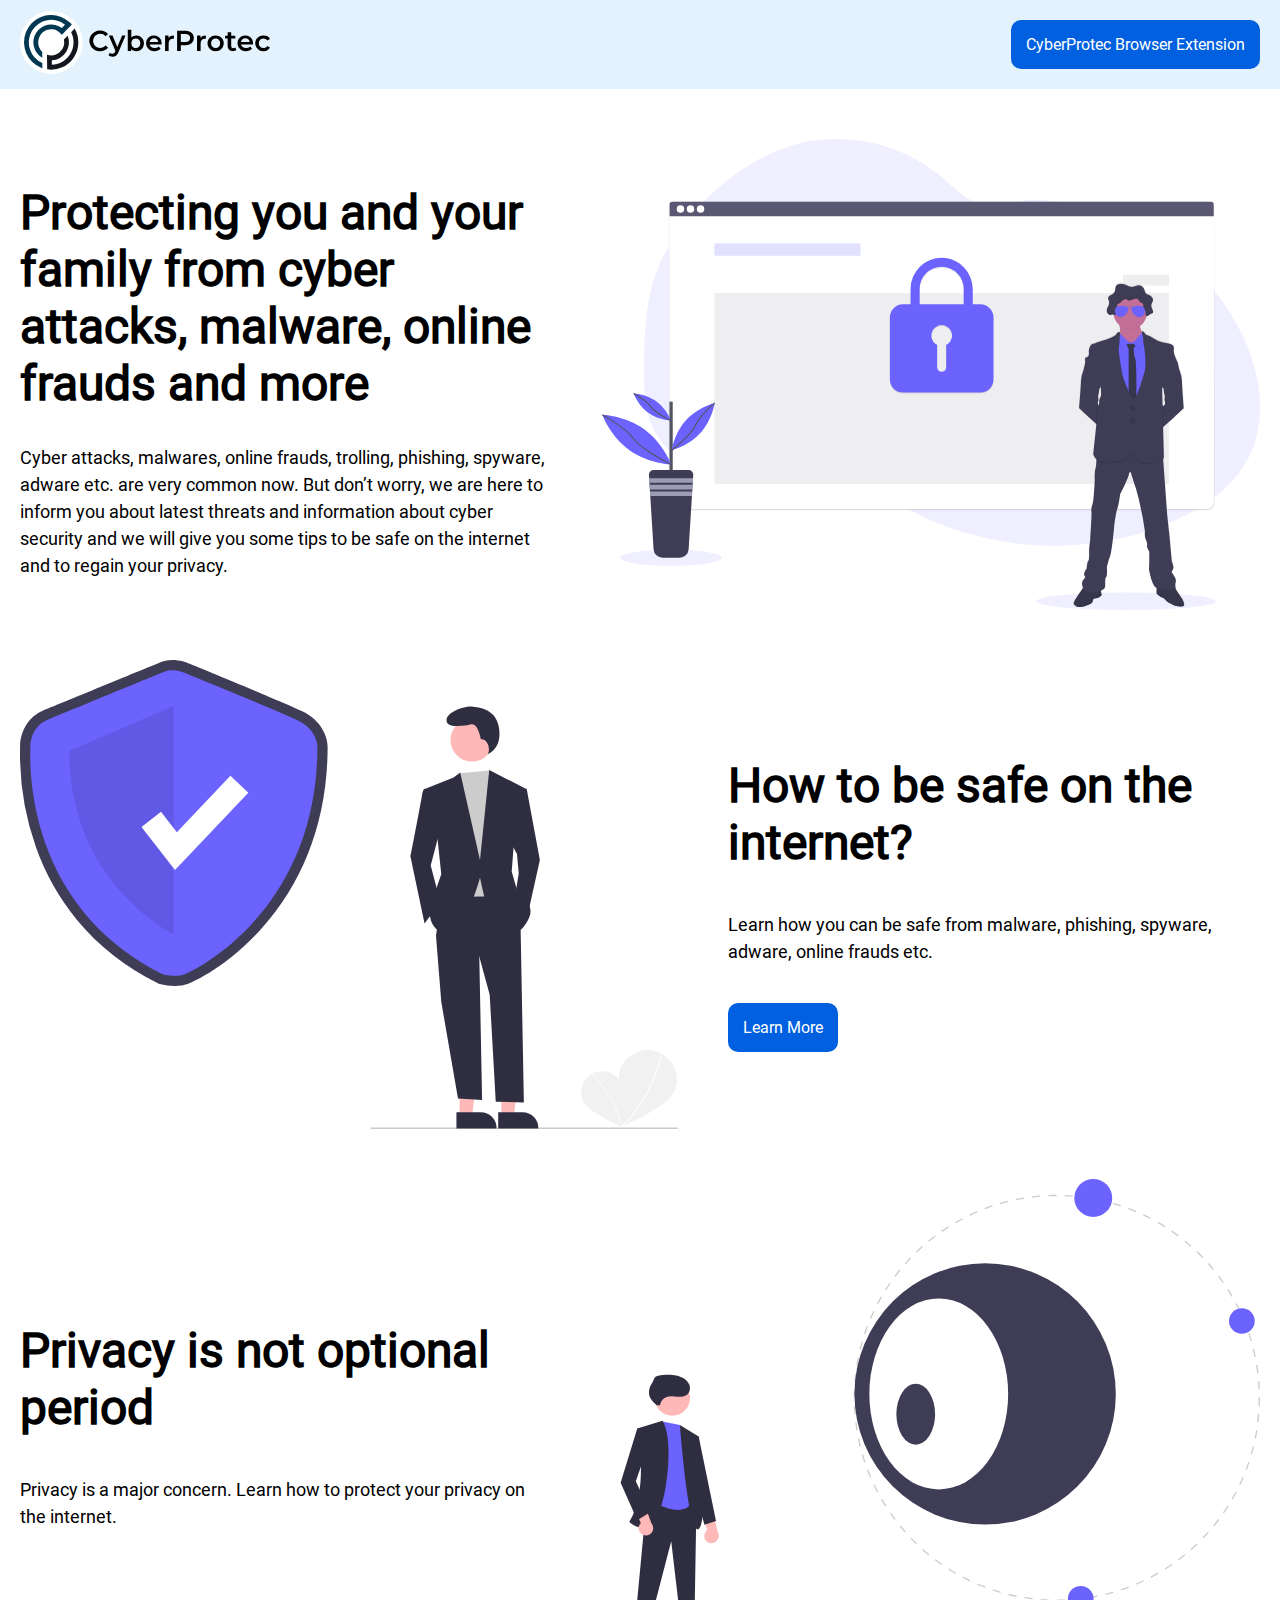
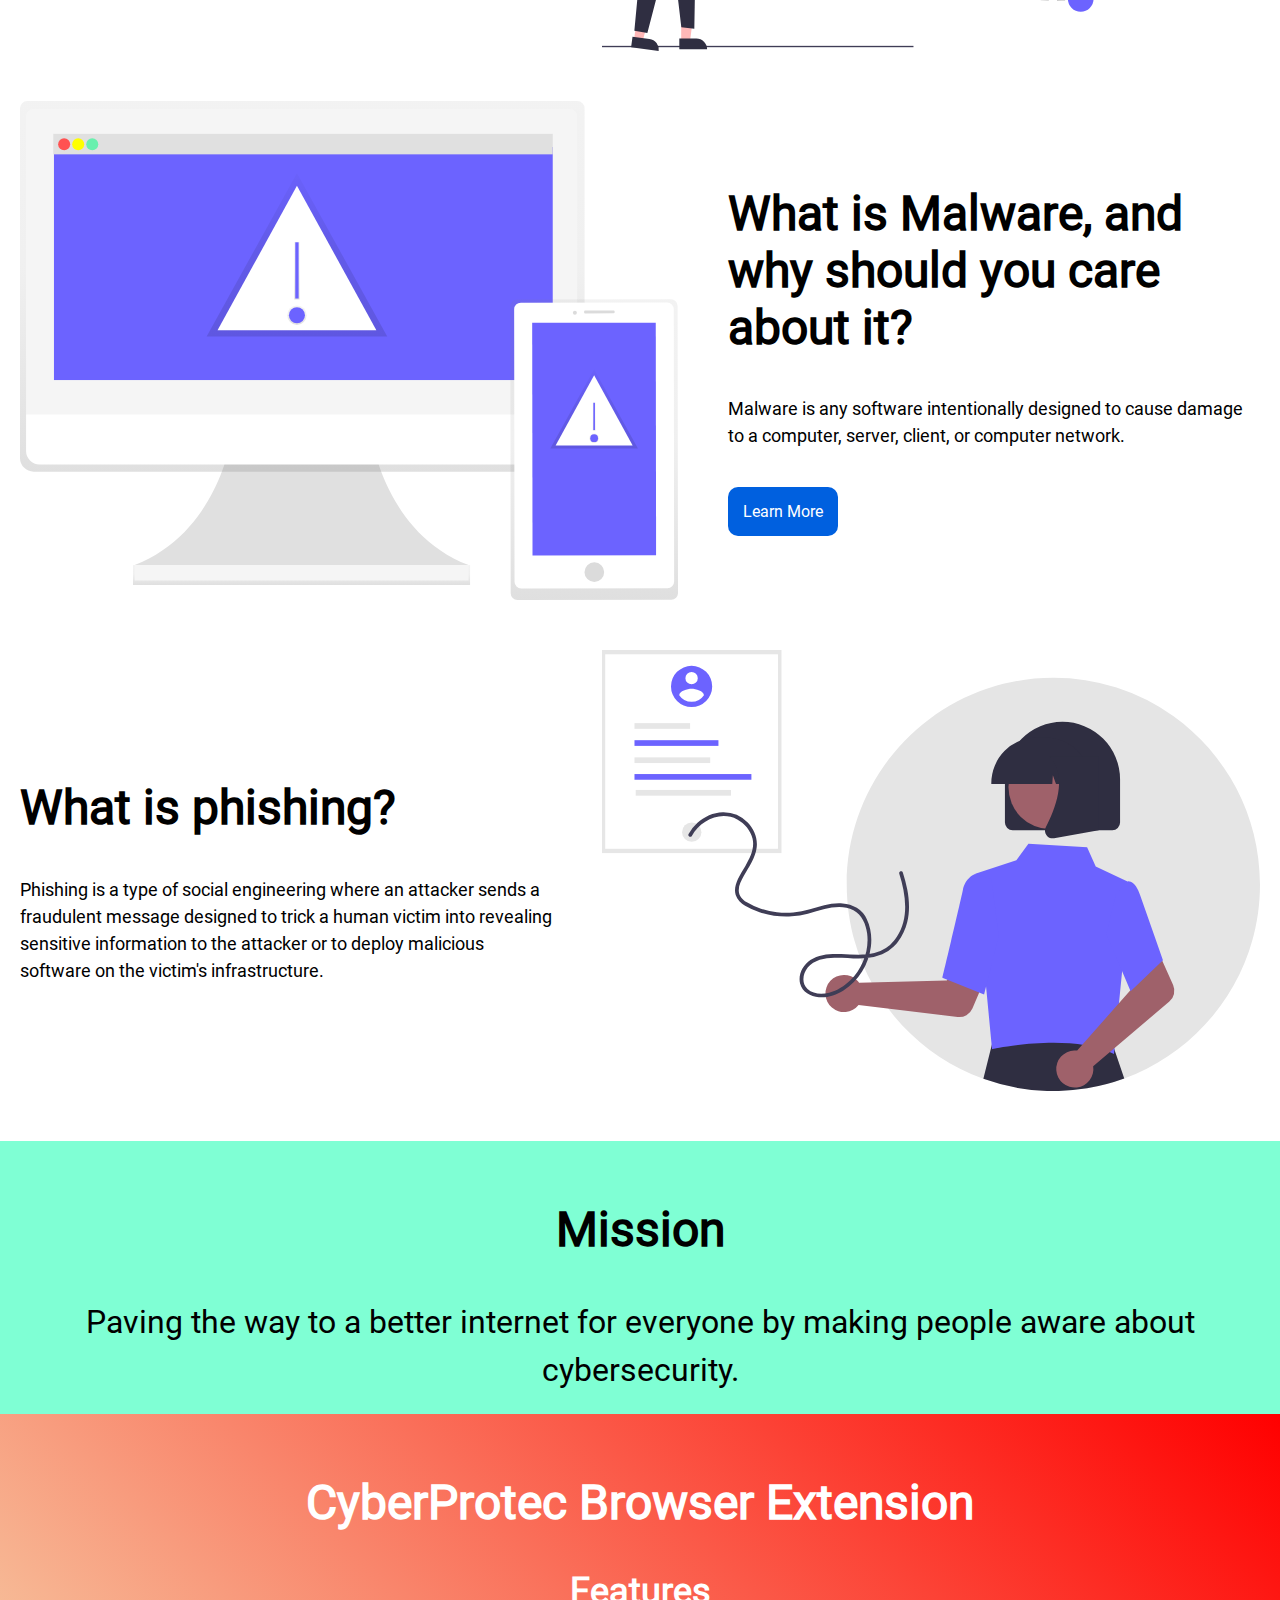
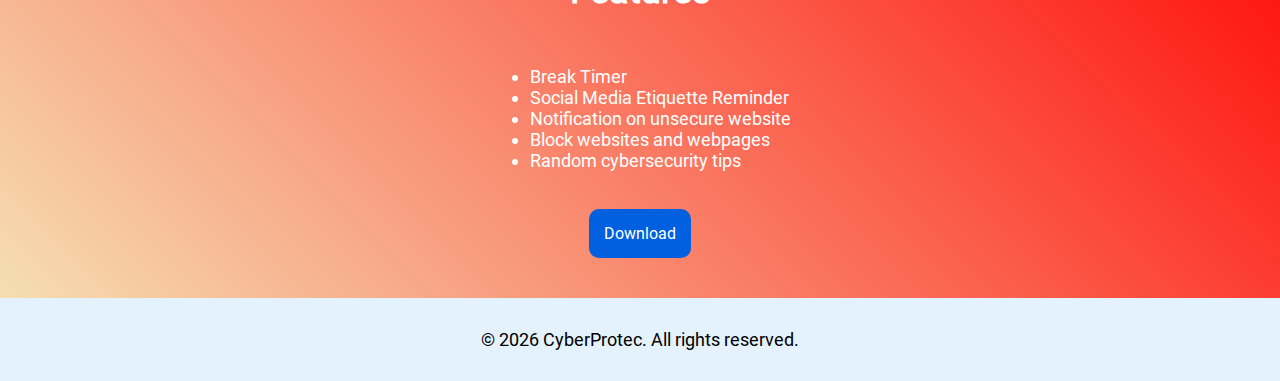
<file: index.html>
<!DOCTYPE html>
<html lang="en">
<head>
    <meta charset="UTF-8">
    <meta name="viewport" content="width=device-width, initial-scale=1.0">
    <title>CyberProtec</title>
    <link rel="stylesheet" href="style.css">
    <link rel="icon" href="images/logo.png">
</head>
<body>
<header class="header">
    <a href="/">
        <img src="images/logo-text.svg" alt="CyberProtec logo" class="logo">
    </a>
    <nav>
        <ul class="links">
            <li><a href="#extension" class="learn-more" style="margin: 0;">CyberProtec Browser Extension</a></li>
        </ul>
    </nav>
</header>
<main>
    <div class="card">
        <div>
            <h1 class="heading">Protecting you and your family from cyber attacks, malware, online frauds and more</h1>
            <p>Cyber attacks, malwares, online frauds, trolling, phishing, spyware, adware etc. are very common now. But don’t worry, we are here to inform you about latest threats and information about cyber security and we will give you some tips to be safe on the internet and to regain your privacy.</p>
        </div>
        <img src="./images/security.svg" alt="security illustration" class="illustration">
    </div>
    <div class="card card2">
        <div>
            <h2 class="heading">How to be safe on the internet?</h2>
            <p>Learn how you can be safe from malware, phishing, spyware, adware, online frauds etc.</p>
            <a href="blog/how-to-be-safe-on-the-internet.html" class="learn-more">Learn More</a>
        </div>
        <img src="./images/secure.svg" alt="secure illustration" class="illustration illustration2">
    </div>
    <div class="card">
        <div>
            <h2 class="heading">Privacy is not optional period</h2>
            <p>Privacy is a major concern. Learn how to protect your privacy on the internet.</p>
        </div>
        <img src="./images/privacy.svg" alt="privacy illustration" class="illustration">
    </div>
    <div class="card card2">
        <div>
            <h2 class="heading">What is Malware, and why should you care about it?</h2>
            <p>Malware is any software intentionally designed to cause damage to a computer, server, client, or computer network.</p>
            <a href="blog/what-is-malware-and-why-should-you-care-about-it.html" class="learn-more">Learn More</a>
        </div>
        <img src="./images/malware.svg" alt="malware illustration" class="illustration illustration2">
    </div>
    <div class="card">
        <div>
            <h2 class="heading">What is phishing?</h2>
            <p>Phishing is a type of social engineering where an attacker sends a fraudulent message designed to trick a human victim into revealing sensitive information to the attacker or to deploy malicious software on the victim's infrastructure.</p>
        </div>
        <img src="./images/phishing.svg" alt="phishing illustration" class="illustration">
    </div>
    <div class="more mission">
        <h2 class="heading">Mission</h2>
        <p class="mission-para">Paving the way to a better internet for everyone by making people aware about cybersecurity.</p>
    </div>
    <section class="more extension" id="extension">
        <h2 class="heading">CyberProtec Browser Extension</h2>
        <h3 class="h3">Features</h3>
        <ul>
            <li>Break Timer</li>
            <li>Social Media Etiquette Reminder</li>
            <li>Notification on unsecure website</li>
            <li>Block websites and webpages</li>
            <li>Random cybersecurity tips</li>
        </ul>
        <a href="https://github.com/tabirsohail/cyber-protec-extension" class="learn-more">Download</a>
    </section>
</main>
<footer class="footer">
    <p class="center">© <span id="year"></span> CyberProtec. All rights reserved.</p>
</footer>
<script src="script.js"></script>
</body>
</html>
</file>
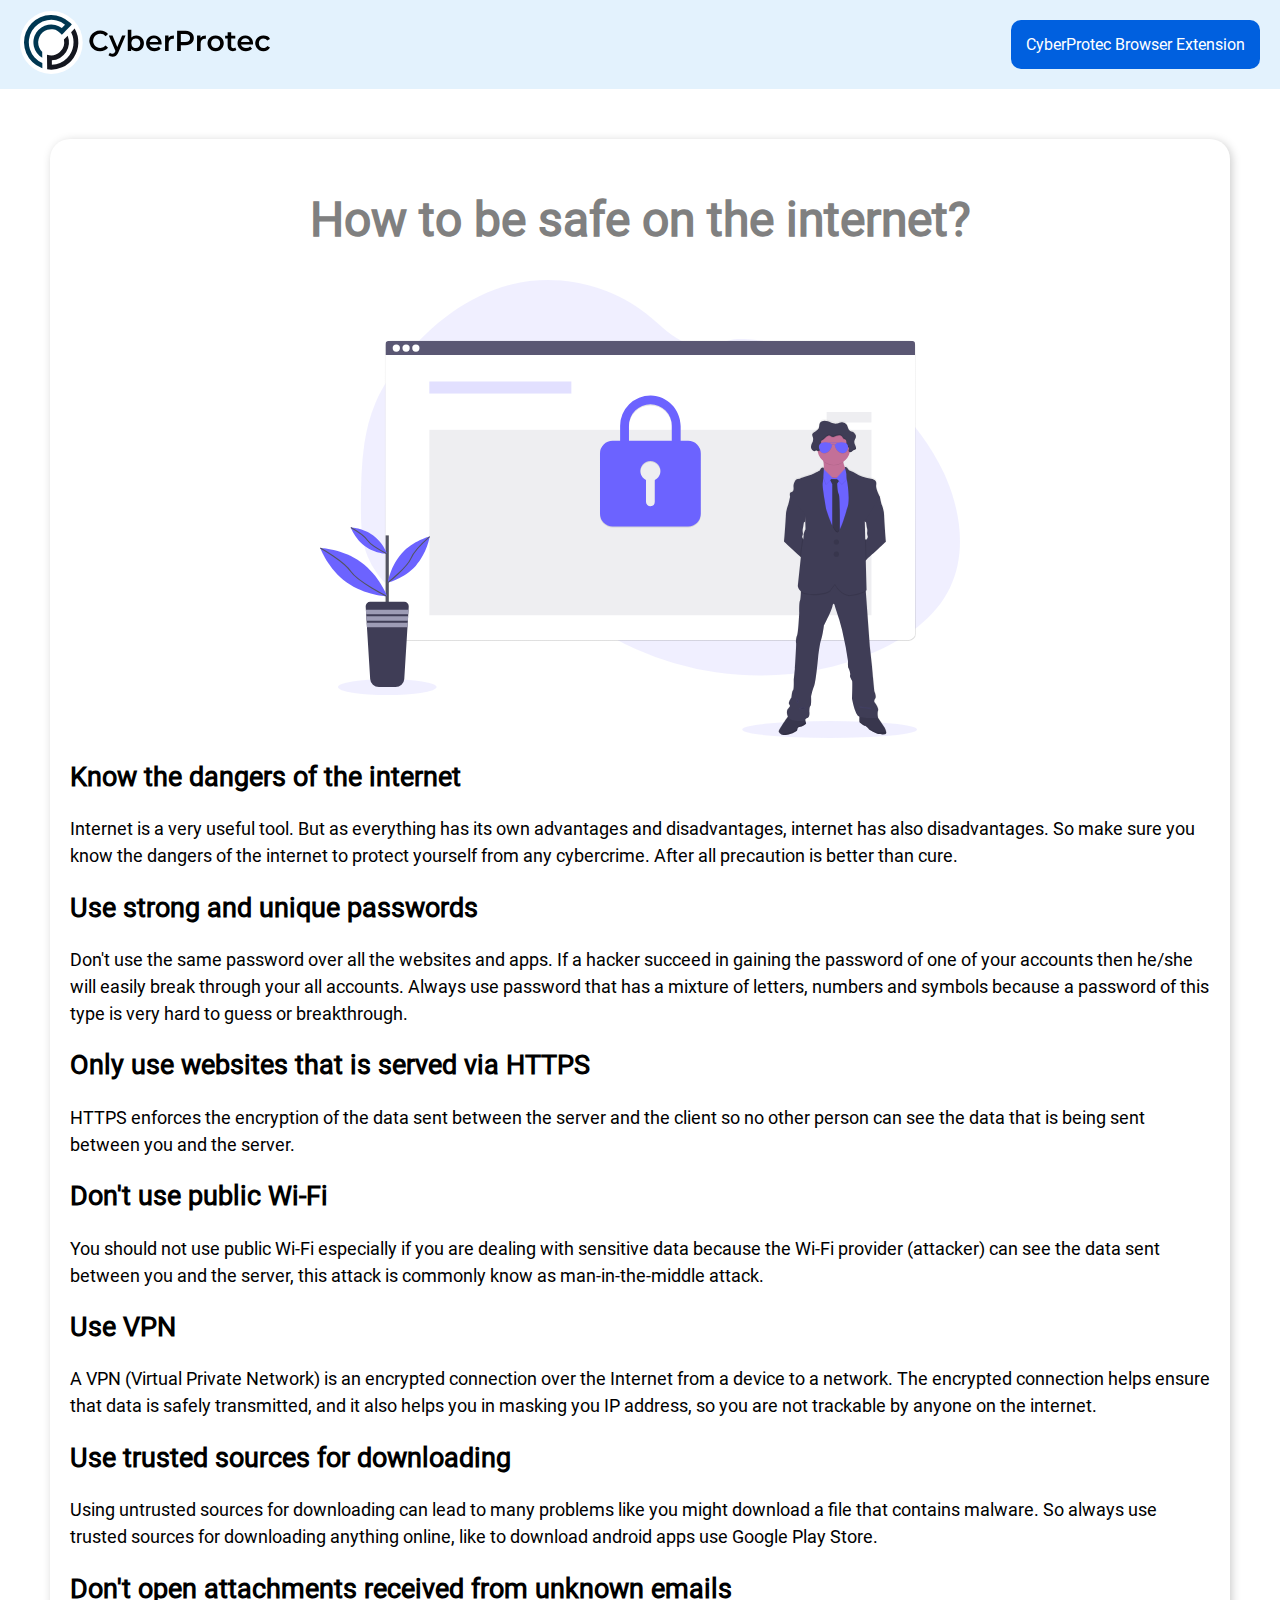
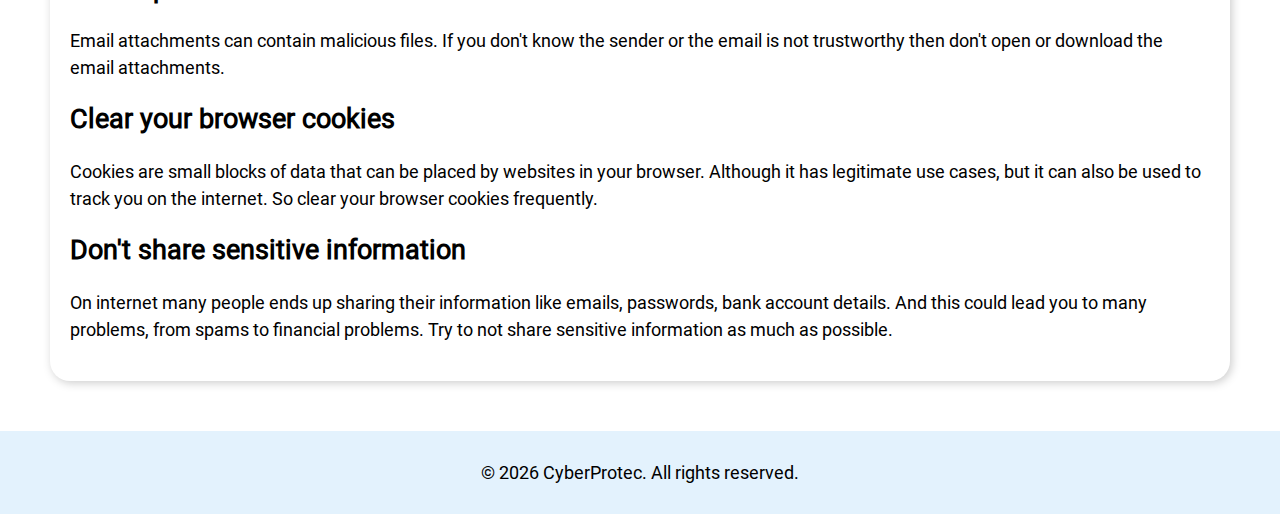
<file: blog/how-to-be-safe-on-the-internet.html>
<!DOCTYPE html>
<html lang="en">
<head>
    <meta charset="UTF-8">
    <meta name="viewport" content="width=device-width, initial-scale=1.0">
    <title>How to be safe on the internet?</title>
    <link rel="stylesheet" href="../style.css">
    <link rel="icon" href="../images/logo.png">
    <style>
        h1 {
            color: grey;
            font-size: 3rem;
            text-align: center;
        }
        article {
            /*display: flex;*/
            /*flex-direction: column;*/
            /*align-items: center;*/
            margin: 50px;
            padding: 20px;
            border-radius: 20px;
            box-shadow: 2px 2px 10px #ccc;
        }
        .illustration {
            display: block;
            margin: auto;
        }
    </style>
</head>
<body>
<header class="header">
    <a href="/">
        <img src="../images/logo-text.svg" alt="CyberProtec logo" class="logo">
    </a>
    <nav>
        <ul class="links">
            <li><a href="/#extension" class="learn-more" style="margin: 0;">CyberProtec Browser Extension</a></li>
        </ul>
    </nav>
</header>
<main>
    <article>
        <h1>How to be safe on the internet?</h1>
        <img src="../images/security.svg" alt="security illustration" class="illustration">
        <h2>Know the dangers of the internet</h2>
        <p>Internet is a very useful tool. But as everything has its own advantages and disadvantages, internet has also disadvantages. So make sure you know the dangers of the internet to protect yourself from any cybercrime. After all precaution is better than cure.</p>
        <h2>Use strong and unique passwords</h2>
        <p>Don't use the same password over all the websites and apps. If a hacker succeed in gaining the password of one of your accounts then he/she will easily break through your all accounts. Always use password that has a mixture of letters, numbers and symbols because a password of this type is very hard to guess or breakthrough.</p>
        <h2>Only use websites that is served via HTTPS</h2>
        <p>HTTPS enforces the encryption of the data sent between the server and the client so no other person can see the data that is being sent between you and the server.</p>
        <h2>Don't use public Wi-Fi</h2>
        <p>You should not use public Wi-Fi especially if you are dealing with sensitive data because the Wi-Fi provider (attacker) can see the data sent between you and the server, this attack is commonly know as man-in-the-middle attack.</p>
        <h2>Use VPN</h2>
        <p>A VPN (Virtual Private Network) is an encrypted connection over the Internet from a device to a network. The encrypted connection helps ensure that data is safely transmitted, and it also helps you in masking you IP address, so you are not trackable by anyone on the internet.</p>
        <h2>Use trusted sources for downloading</h2>
        <p>Using untrusted sources for downloading can lead to many problems like you might download a file that contains malware. So always use trusted sources for downloading anything online, like to download android apps use Google Play Store.</p>
        <h2>Don't open attachments received from unknown emails</h2>
        <p>Email attachments can contain malicious files. If you don't know the sender or the email is not trustworthy then don't open or download the email attachments.</p>
        <h2>Clear your browser cookies</h2>
        <p>Cookies are small blocks of data that can be placed by websites in your browser. Although it has legitimate use cases, but it can also be used to track you on the internet. So clear your browser cookies frequently.</p>
        <h2>Don't share sensitive information</h2>
        <p>On internet many people ends up sharing their information like emails, passwords, bank account details. And this could lead you to many problems, from spams to financial problems. Try to not share sensitive information as much as possible.</p>
    </article>
</main>
<footer class="footer">
    <p class="center">© <span id="year"></span> CyberProtec. All rights reserved.</p>
</footer>
<script src="../script.js"></script>
</body>
</html>
</file>
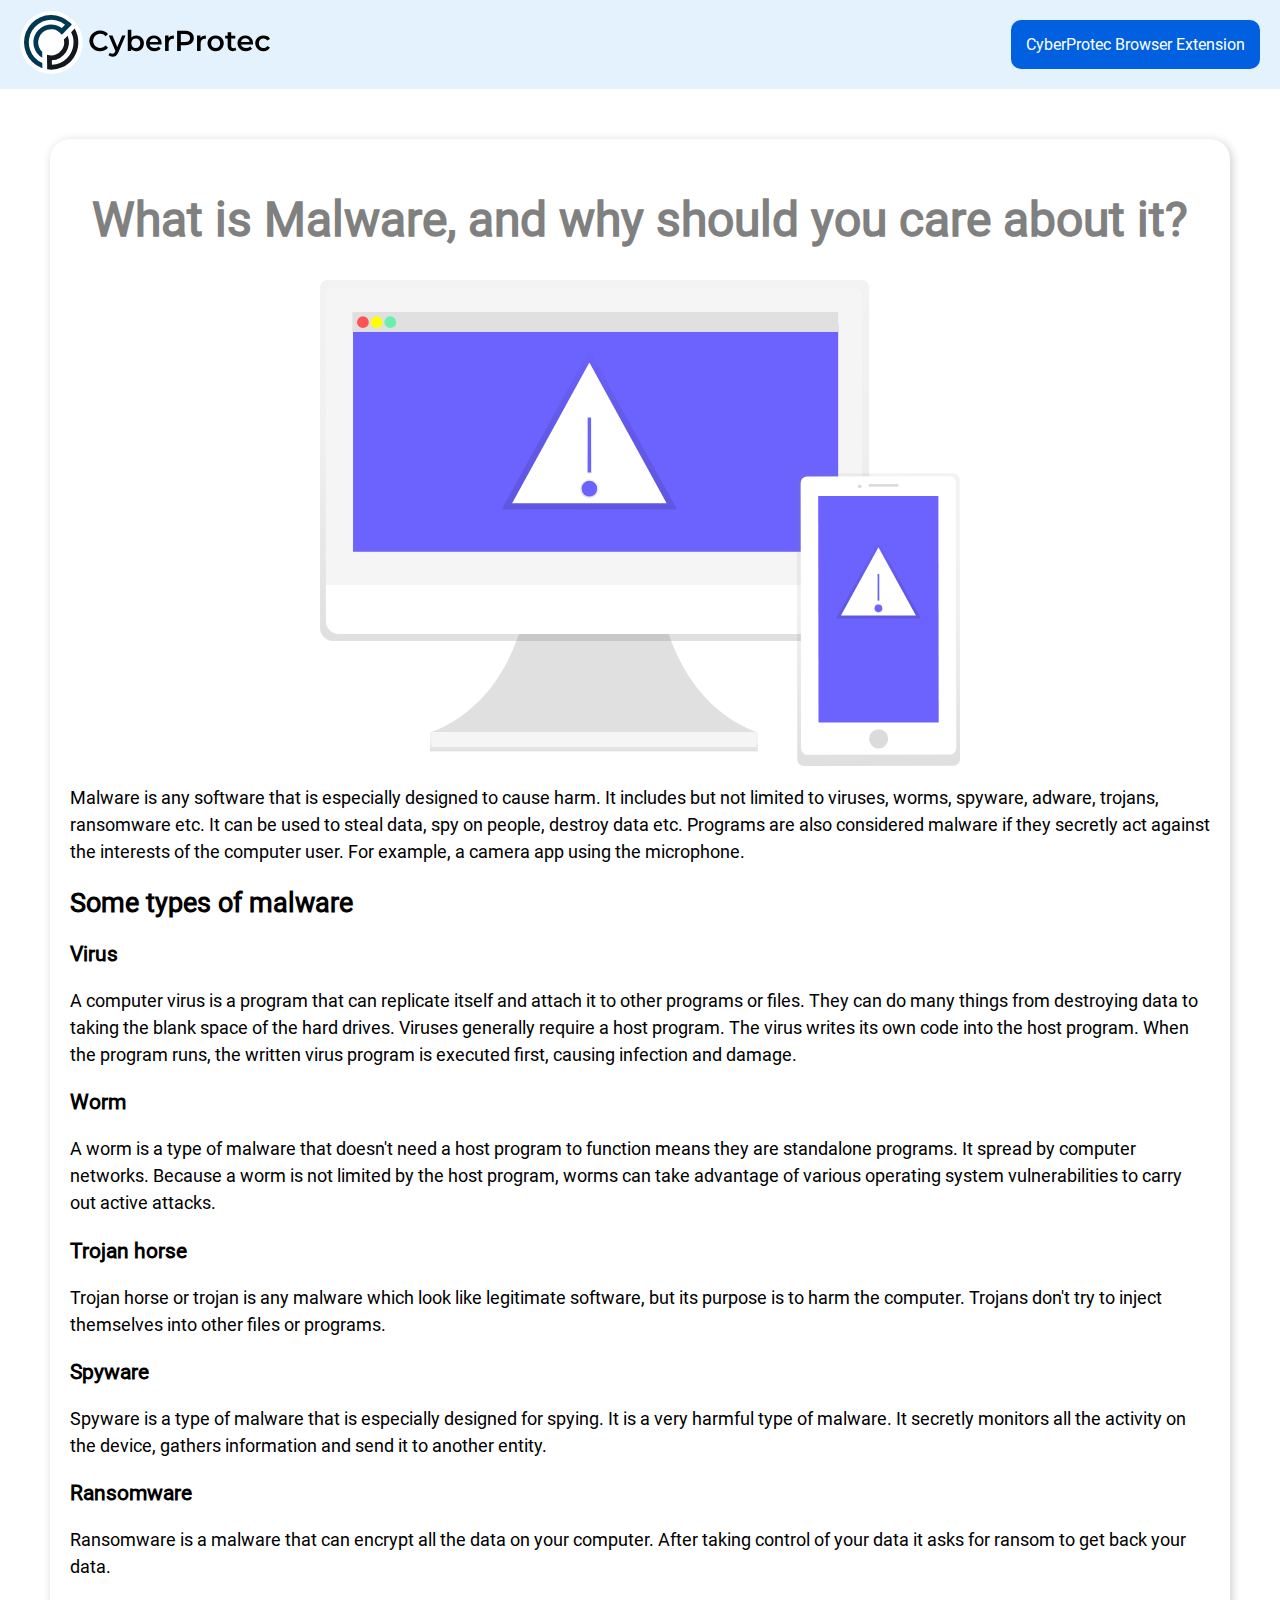
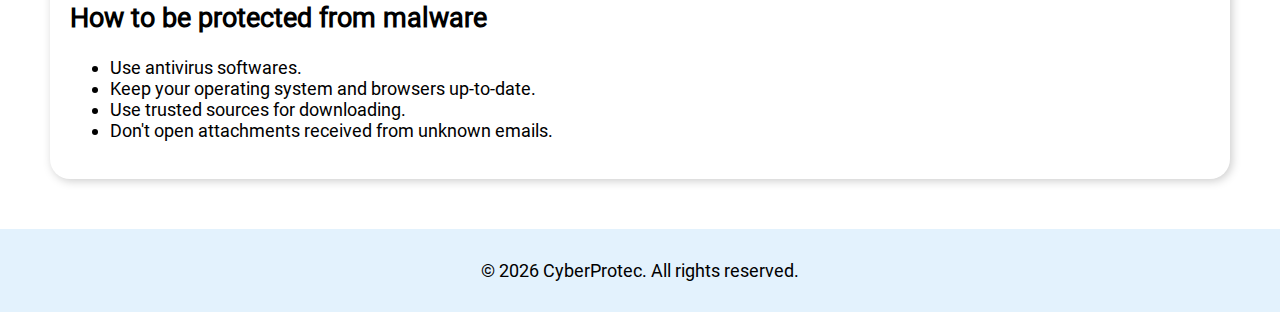
<file: blog/what-is-malware-and-why-should-you-care-about-it.html>
<!DOCTYPE html>
<html lang="en">
<head>
    <meta charset="UTF-8">
    <meta name="viewport" content="width=device-width, initial-scale=1.0">
    <title>How to be safe on the internet?</title>
    <link rel="stylesheet" href="../style.css">
    <link rel="icon" href="../images/logo.png">
    <style>
        h1 {
            color: grey;
            font-size: 3rem;
            text-align: center;
        }
        article {
            margin: 50px;
            padding: 20px;
            border-radius: 20px;
            box-shadow: 2px 2px 10px #ccc;
        }
        .illustration {
            display: block;
            margin: auto;
        }
    </style>
</head>
<body>
<header class="header">
    <a href="/">
        <img src="../images/logo-text.svg" alt="CyberProtec logo" class="logo">
    </a>
    <nav>
        <ul class="links">
            <li><a href="/#extension" class="learn-more" style="margin: 0;">CyberProtec Browser Extension</a></li>
        </ul>
    </nav>
</header>
<main>
    <article>
        <h1>What is Malware, and why should you care about it?</h1>
        <img src="../images/malware.svg" alt="security illustration" class="illustration">
        <p>Malware is any software that is especially designed to cause harm. It includes but not limited to viruses, worms, spyware, adware, trojans, ransomware etc. It can be used to steal data, spy on people, destroy data etc. Programs are also considered malware if they secretly act against the interests of the computer user. For example, a camera app using the microphone.</p>
        <h2>Some types of malware</h2>
        <h3>Virus</h3>
        <p>A computer virus is a program that can replicate itself and attach it to other programs or files. They can do many things from destroying data to taking the blank space of the hard drives. Viruses generally require a host program. The virus writes its own code into the host program. When the program runs, the written virus program is executed first, causing infection and damage.</p>
        <h3>Worm</h3>
        <p>A worm is a type of malware that doesn't need a host program to function means they are standalone programs. It spread by computer networks. Because a worm is not limited by the host program, worms can take advantage of various operating system vulnerabilities to carry out active attacks.</p>
        <h3>Trojan horse</h3>
        <p>Trojan horse or trojan is any malware which look like legitimate software, but its purpose is to harm the computer. Trojans don't try to inject themselves into other files or programs.</p>
        <h3>Spyware</h3>
        <p>Spyware is a type of malware that is especially designed for spying. It is a very harmful type of malware. It secretly monitors all the activity on the device, gathers information and send it to another entity.</p>
        <h3>Ransomware</h3>
        <p>Ransomware is a malware that can encrypt all the data on your computer. After taking control of your data it asks for ransom to get back your data.</p>
        <h2>How to be protected from malware</h2>
        <ul>
            <li>Use antivirus softwares.</li>
            <li>Keep your operating system and browsers up-to-date.</li>
            <li>Use trusted sources for downloading.</li>
            <li>Don't open attachments received from unknown emails.</li>
        </ul>
    </article>
</main>
<footer class="footer">
    <p class="center">© <span id="year"></span> CyberProtec. All rights reserved.</p>
</footer>
<script src="../script.js"></script>
</body>
</html>
</file>
<file: style.css>
@font-face {
    font-family: Roboto;
    src: url("fonts/roboto.woff2");
}

body {
    margin: 0;
    font-family: Roboto, sans-serif;
    font-size: 18px;
}

p {
    line-height: 1.5;
}

.header {
    background: #e3f2fd;
    display: flex;
    flex-wrap: wrap;
    align-items: center;
    justify-content: space-between;
    padding: 10px 20px;
    position: sticky;
    top: 0;
}

.logo {
    width: 250px;
}

.card {
    display: flex;
    flex-wrap: wrap;
    align-items: center;
    justify-content: center;
    margin: 50px 20px;
}

.card > div {
    /*width: 50%;*/
    width: 40%;
    flex-grow: 1;
}

.card2 {
    flex-direction: row-reverse;
}

.illustration {
    /*width: clamp(300px, 40vw, 50vw);*/
    margin-left: 50px;
    width: 50vw;
    flex-grow: 0.5;
}

.illustration2 {
    margin: 0 50px 0 0;
}

.learn-more {
    background: #0060df;
    border-radius: 10px;
    color: #fff;
    display: inline-block;
    font-size: 16px;
    padding: 15px;
    margin: 20px 0;
}

.more {
    display: flex;
    flex-direction: column;
    align-items: center;
    padding: 20px;
}

.extension {
    background: linear-gradient(45deg, wheat, red);
    color: white;
}

.mission {
    background: aquamarine;
}

.mission-para {
    font-size: 32px;
    text-align: center;
    margin: 0;
}

.heading {
    font-size: clamp(1rem, 5vw, 3rem);
}

.h3 {
    font-size: 36px;
    margin-top: 0;
}

.links {
    display: flex;
    list-style: none;
    margin: 10px 0;
}

.learn-more, .links a {
    text-decoration: none;
}

.footer {
    background: #e3f2fd;
    padding: 10px 0;
}

.center {
    text-align: center;
}
</file>
